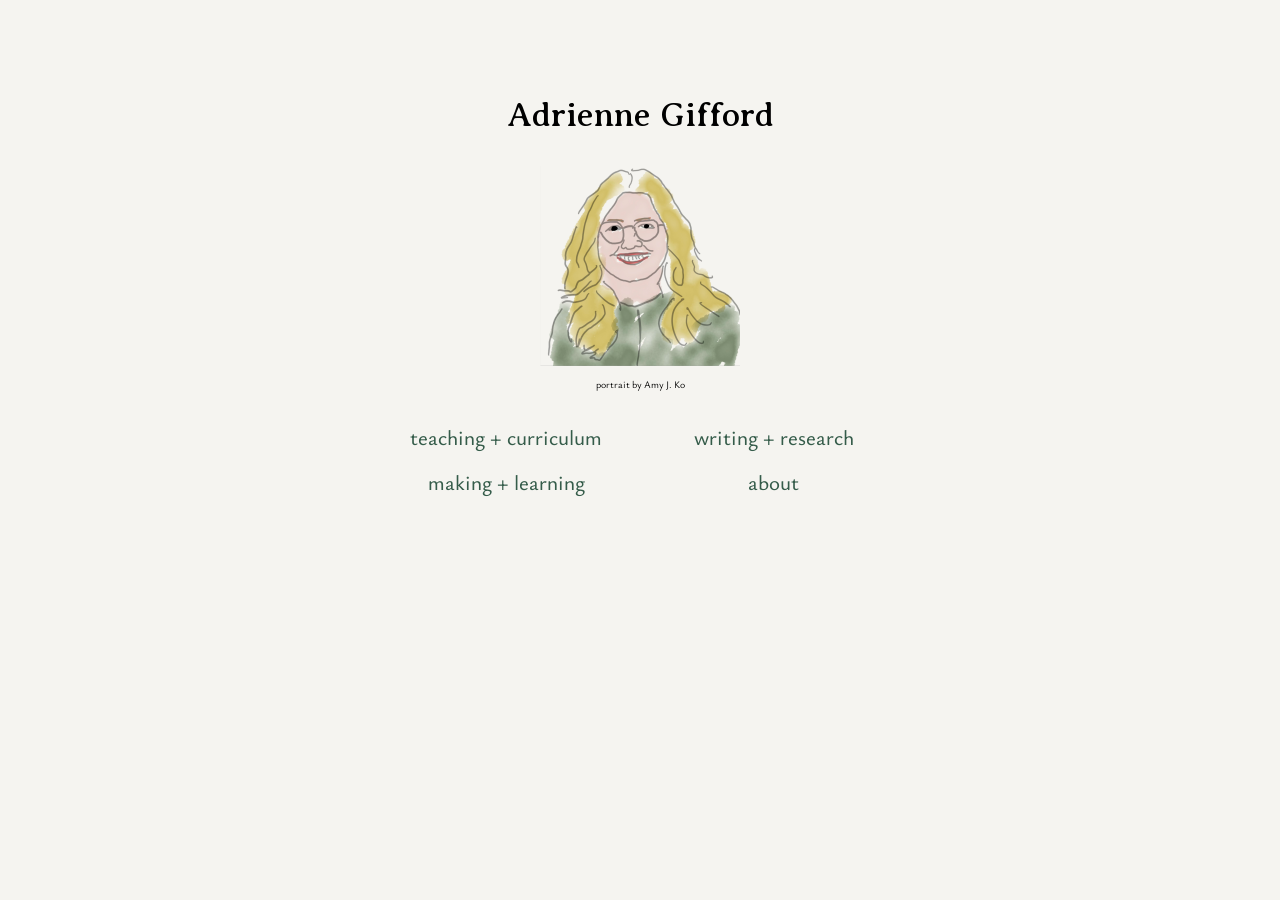
<file: index.html>
<!DOCTYPE html>
<head>
  <meta charset="UTF-8">
  <meta name="viewport" content="width=device-widtch, initial-scale=1.0">
  <title>Adrienne Gifford</title>
  <link rel="preconnect" href="https://fonts.googleapis.com">
  <link rel="preconnect" href="https://fonts.gstatic.com" crossorigin>
  <link href="https://fonts.googleapis.com/css2?family=Averia+Serif+Libre:wght@400;700&family=Ysabeau:ital,wght@0,300;0,400;0,500;0,600;1,400&display=swap" rel="stylesheet">
  <link rel="stylesheet" href="style.css">
</head>

<h1>Adrienne Gifford</h1>

<img src="images/AdriennePortraitbyAmy.png" alt="Hand-drawn portrait of Adrienne, in a green top and wearing glasses, with wavy, shoulder length, light brown/grey hair">
<p class="image-credit">portrait by Amy J. Ko</p>
<nav>
  <a href="teachingcurriculum.html">teaching + curriculum</a>
  <a href="writingresearch.html">writing + research</a>
  <a href="makinglearning.html">making + learning</a>
  <a href="about.html">about</a>
</nav>

</body>
</html>
</file>
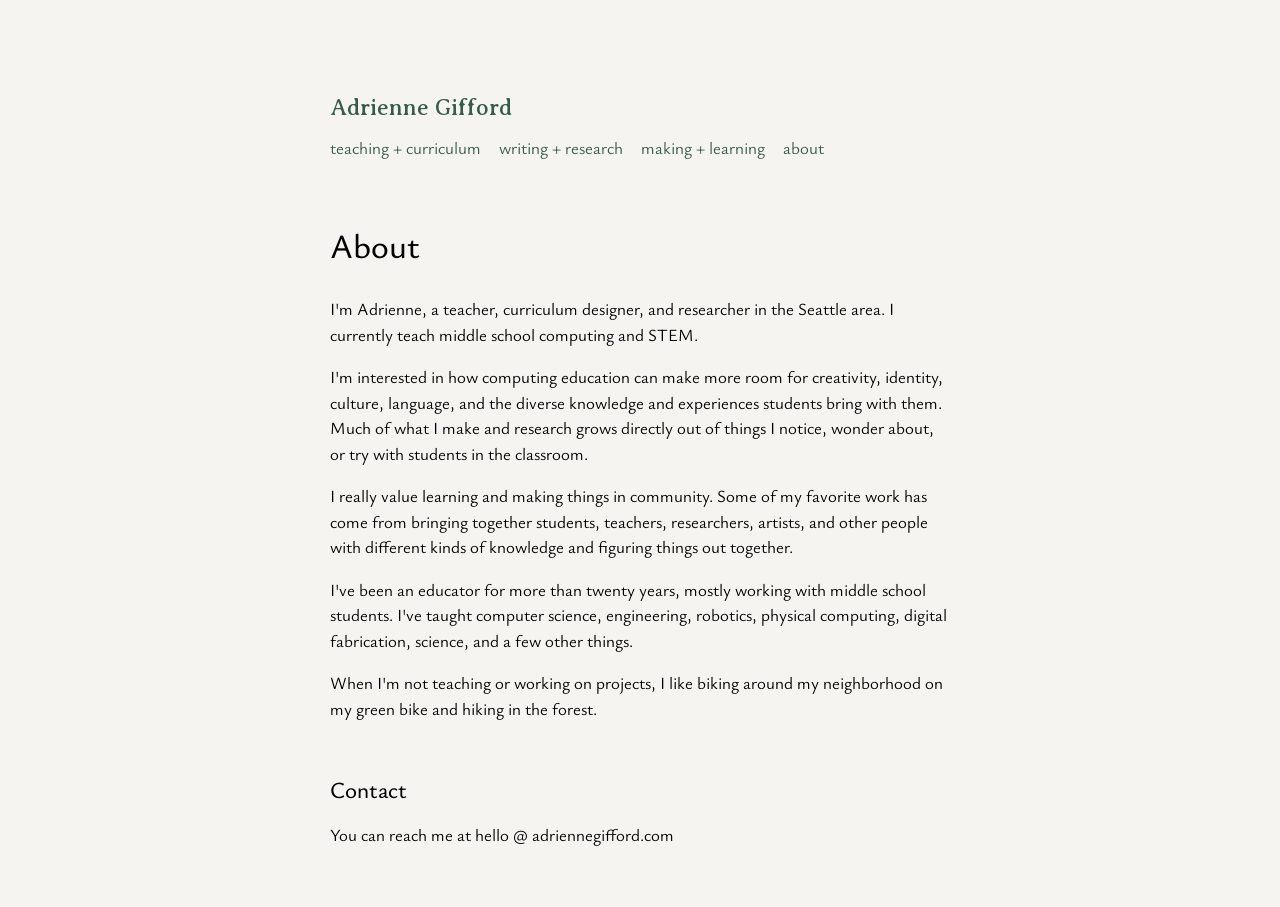
<file: about.html>
<!DOCTYPE html>

<head>
  <meta charset="UTF-8">
  <meta name="viewport" content="width=device-width, initial-scale=1.0">
  <title>About | Adrienne Gifford</title>

  <link rel="preconnect" href="https://fonts.googleapis.com">
  <link rel="preconnect" href="https://fonts.gstatic.com" crossorigin>
  <link href="https://fonts.googleapis.com/css2?family=Averia+Serif+Libre:wght@400;700&family=Ysabeau:ital,wght@0,300;0,400;0,500;0,600;1,400&display=swap" rel="stylesheet">

  <link rel="stylesheet" href="style.css">
</head>

<body class="interior">

  <nav class="interior-nav">
    <a class="home-link" href="index.html">Adrienne Gifford</a>

    <div class="interior-links">
      <a href="teachingcurriculum.html">teaching + curriculum</a>
      <a href="writingresearch.html">writing + research</a>
      <a href="makinglearning.html">making + learning</a>
      <a href="about.html">about</a>
    </div>
  </nav>

  <main>

    <h1>About</h1>

    <p>
      I'm Adrienne, a teacher, curriculum designer, and researcher
      in the Seattle area. I currently teach middle school computing and STEM.
    </p>

    <p>
      I'm interested in how computing education can make more room for
      creativity, identity, culture, language, and the diverse knowledge and 
      experiences students bring with them. Much of what I make and research grows
      directly out of things I notice, wonder about, or try with students
      in the classroom.
    </p>

    <p>
      I really value learning and making things in community. Some of my
      favorite work has come from bringing together students, teachers,
      researchers, artists, and other people with different kinds of
      knowledge and figuring things out together.
    </p>

    <p>
      I've been an educator for more than twenty years, mostly working
      with middle school students. I've taught computer science,
      engineering, robotics, physical computing, digital fabrication,
      science, and a few other things.
    </p>

    <p>
      When I'm not teaching or working on projects, I like biking around my neighborhood
      on my green bike and hiking in the forest.
    </p>

    <section class="contact">
      <h2>Contact</h2>

      <p>
        You can reach me at hello @ adriennegifford.com
      </p>
    </section>

  </main>

</body>
</file>
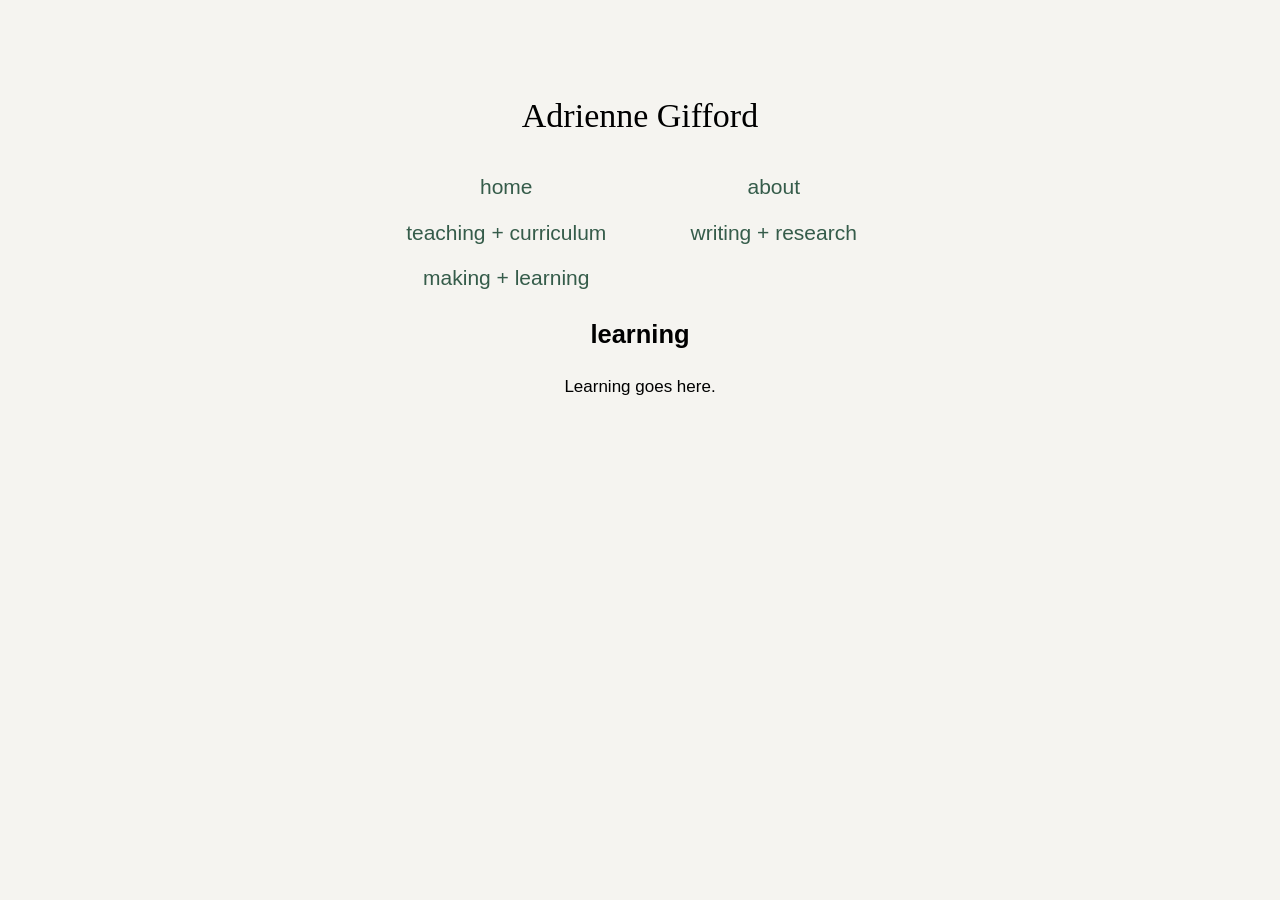
<file: learning.html>
<!DOCTYPE html>

<head>
  <meta charset="UTF-8">
  <meta name="viewport" content="width=device-width, initial-scale=1.0">
  <title>Learning | Adrienne Gifford</title>
  <link rel="stylesheet" href="style.css">
</head>

<body>

  <h1>Adrienne Gifford</h1>

  <nav>
  <a href="index.html">home</a>
  <a href="about.html">about</a>
  <a href="teaching.html">teaching + curriculum</a>
  <a href="research.html">writing + research</a>
  <a href="projects.html">making + learning</a>
  </nav>

  <h2>learning</h2>

  <p>
    Learning goes here.
  </p>

</body>

</html>
</file>
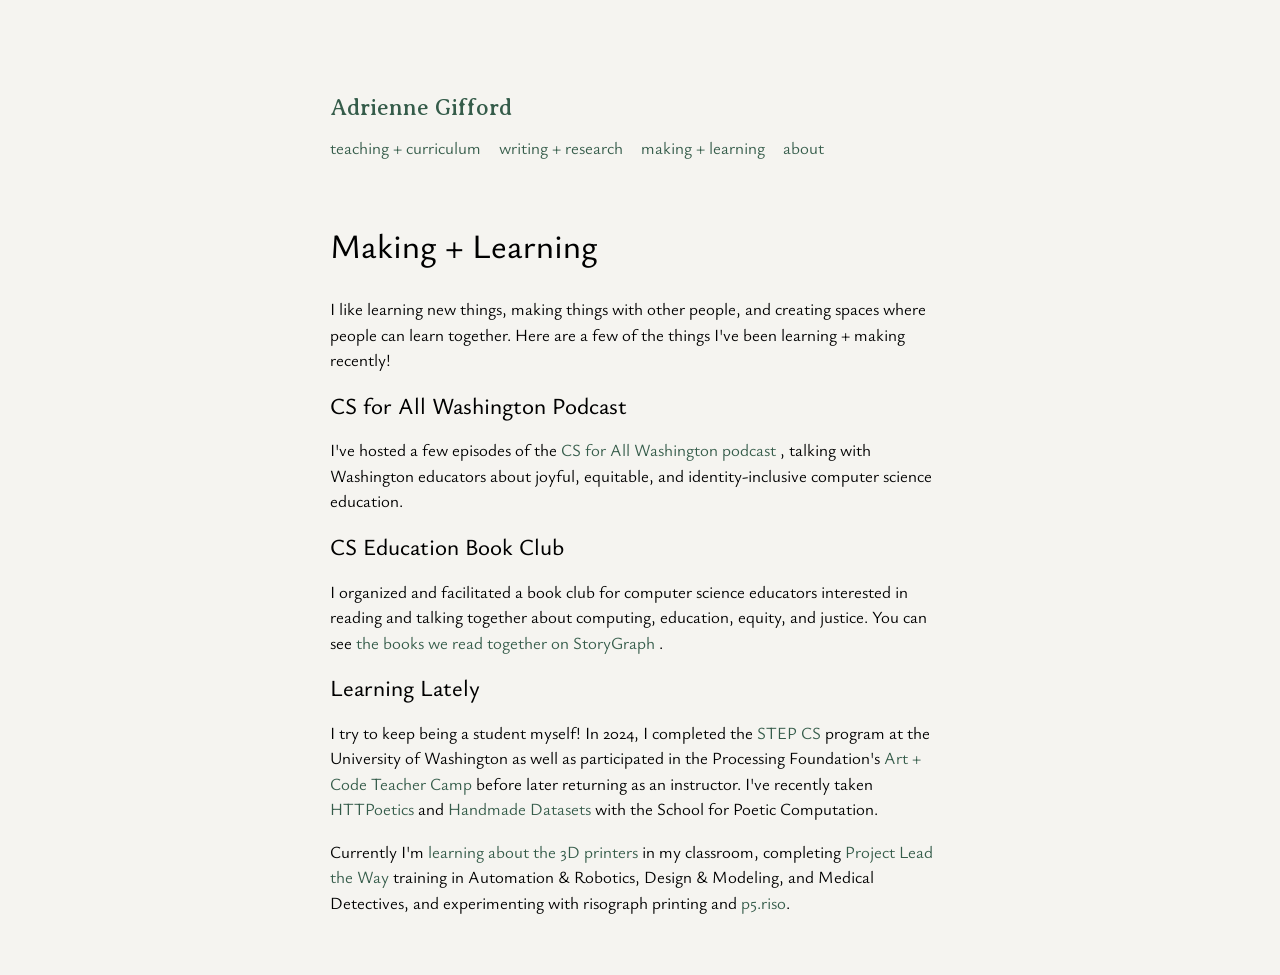
<file: makinglearning.html>
<!DOCTYPE html>

<head>
  <meta charset="UTF-8">
  <meta name="viewport" content="width=device-width, initial-scale=1.0">
  <title>Making + Learning | Adrienne Gifford</title>

  <link rel="preconnect" href="https://fonts.googleapis.com">
  <link rel="preconnect" href="https://fonts.gstatic.com" crossorigin>
  <link href="https://fonts.googleapis.com/css2?family=Averia+Serif+Libre:wght@400;700&family=Ysabeau:ital,wght@0,300;0,400;0,500;0,600;1,400&display=swap" rel="stylesheet">

  <link rel="stylesheet" href="style.css">
</head>

<body class="interior">

  <nav class="interior-nav">
    <a class="home-link" href="index.html">Adrienne Gifford</a>

    <div class="interior-links">
      <a href="teachingcurriculum.html">teaching + curriculum</a>
      <a href="writingresearch.html">writing + research</a>
      <a href="makinglearning.html">making + learning</a>
      <a href="about.html">about</a>
    </div>
  </nav>

  <main>

    <h1>Making + Learning</h1>

    <p class="intro">
      I like learning new things, making things with other people, and
      creating spaces where people can learn together. Here are a few of the things I've been learning + making recently! 
    </p>

    <section class="learning-item">
      <h2>CS for All Washington Podcast</h2>

      <p>
        I've hosted a few episodes of the
        <a href="https://podcasts.apple.com/us/podcast/cs-for-all-washington/id1860416623">
          CS for All Washington podcast
        </a>,
        talking with Washington educators about joyful, equitable, and
        identity-inclusive computer science education.
      </p>
    </section>

    <section class="learning-item">
      <h2>CS Education Book Club</h2>

      <p>
        I organized and facilitated a book club for computer science
        educators interested in reading and talking together about
        computing, education, equity, and justice. You can see
        <a href="https://app.thestorygraph.com/tags/d6683072-cf0f-43aa-89f3-9195a6a105a8">
          the books we read together on StoryGraph
        </a>.
      </p>
    </section>

    <section class="learning-item">
      <h2>Learning Lately</h2>

      <p>
        I try to keep being a student myself! In 2024, I completed the <a href="https://www.computinged.uw.edu/stepcs/">STEP CS</a> program at the University of Washington as well as participated
        in the Processing Foundation's<a href="https://processingfoundation.org/programs/partnerships/art-and-code/"> Art + Code Teacher Camp</a> before later returning as an instructor.
        I've recently taken <a href="https://sfpc.study/sessions/summer-25/httpoetics">HTTPoetics</a> and <a href="https://sfpc.study/sessions/summer-26/handmade-datasets">Handmade Datasets</a> with the School
        for Poetic Computation.
      </p>

      <p>
        Currently I'm <a href="https://3pitech.com/pages/professional-development-overview">learning about the 3D printers</a> in my classroom, completing <a href="https://www.pltw.org/curriculum/pltw-gateway">Project
        Lead the Way</a> training in Automation & Robotics, Design & Modeling,
        and Medical Detectives, and experimenting with risograph printing
        and <a href="https://antiboredom.github.io/p5.riso/">p5.riso</a>.
      </p>
    </section>

  </main>

</body>
</file>
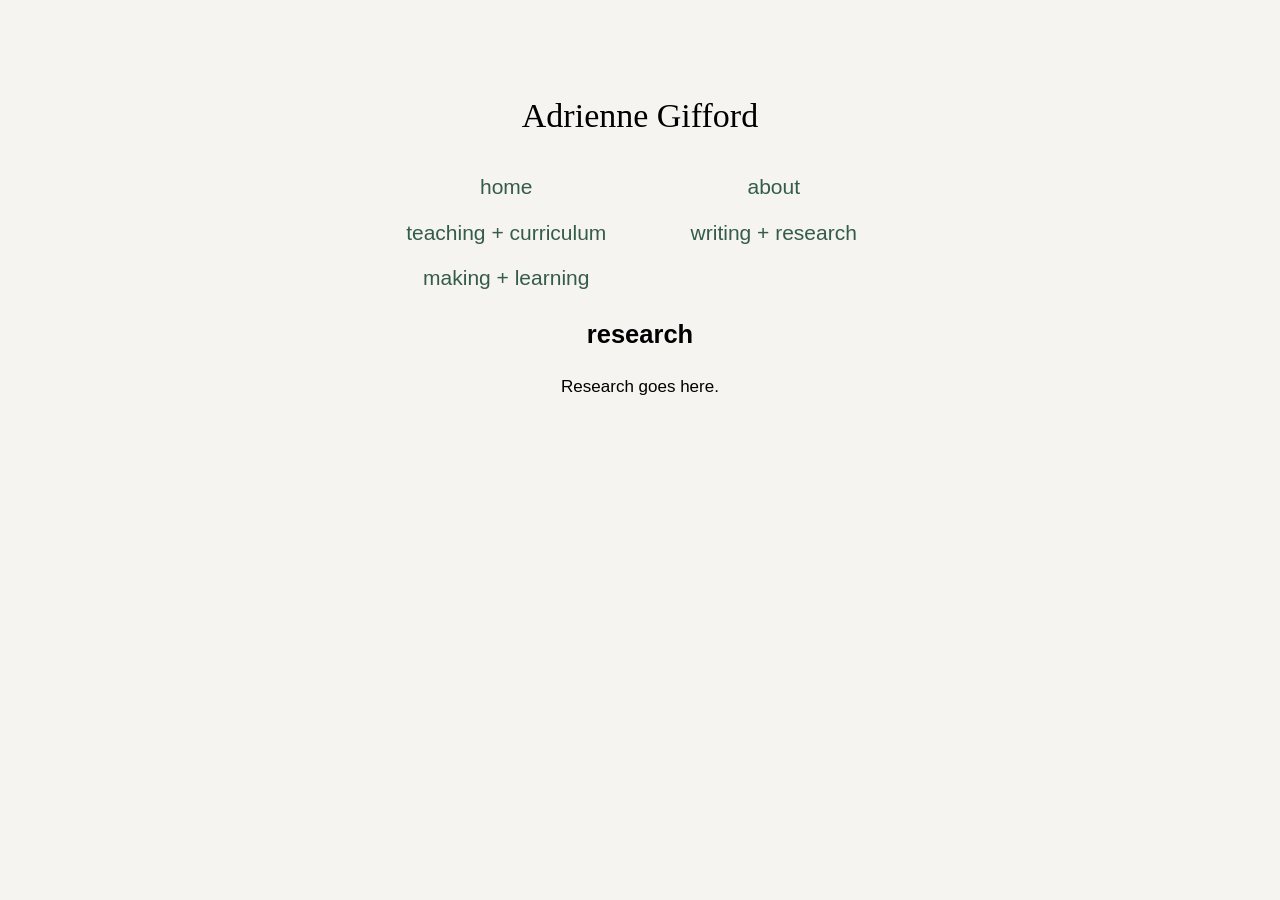
<file: research.html>
<!DOCTYPE html>

<head>
  <meta charset="UTF-8">
  <meta name="viewport" content="width=device-width, initial-scale=1.0">
  <title>Research | Adrienne Gifford</title>
  <link rel="stylesheet" href="style.css">
</head>

<body>

  <h1>Adrienne Gifford</h1>

  <nav>
  <a href="index.html">home</a>
  <a href="about.html">about</a>
  <a href="teaching.html">teaching + curriculum</a>
  <a href="research.html">writing + research</a>
  <a href="projects.html">making + learning</a>
  </nav>

  <h2>research</h2>

  <p>
    Research goes here.
  </p>

</body>

</html>
</file>
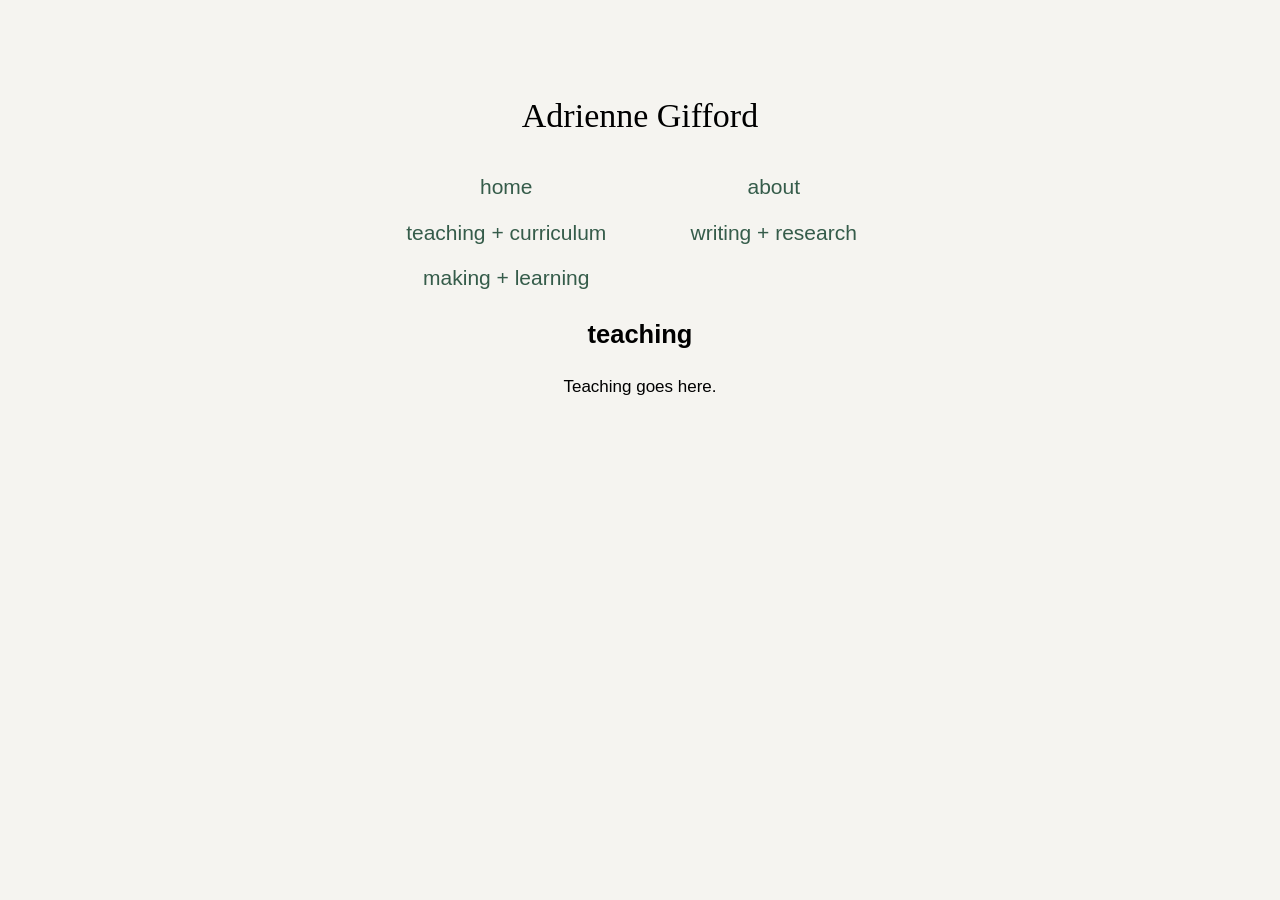
<file: teaching.html>
<!DOCTYPE html>

<head>
  <meta charset="UTF-8">
  <meta name="viewport" content="width=device-width, initial-scale=1.0">
  <title>Teaching | Adrienne Gifford</title>
  <link rel="stylesheet" href="style.css">
</head>

<body>

  <h1>Adrienne Gifford</h1>

  <nav>
     <a href="index.html">home</a>
    <a href="about.html">about</a>
    <a href="teaching.html">teaching + curriculum</a>
    <a href="research.html">writing + research</a>
    <a href="projects.html">making + learning</a>
  </nav>

  <h2>teaching</h2>

  <p>
    Teaching goes here.
  </p>

</body>

</html>
</file>
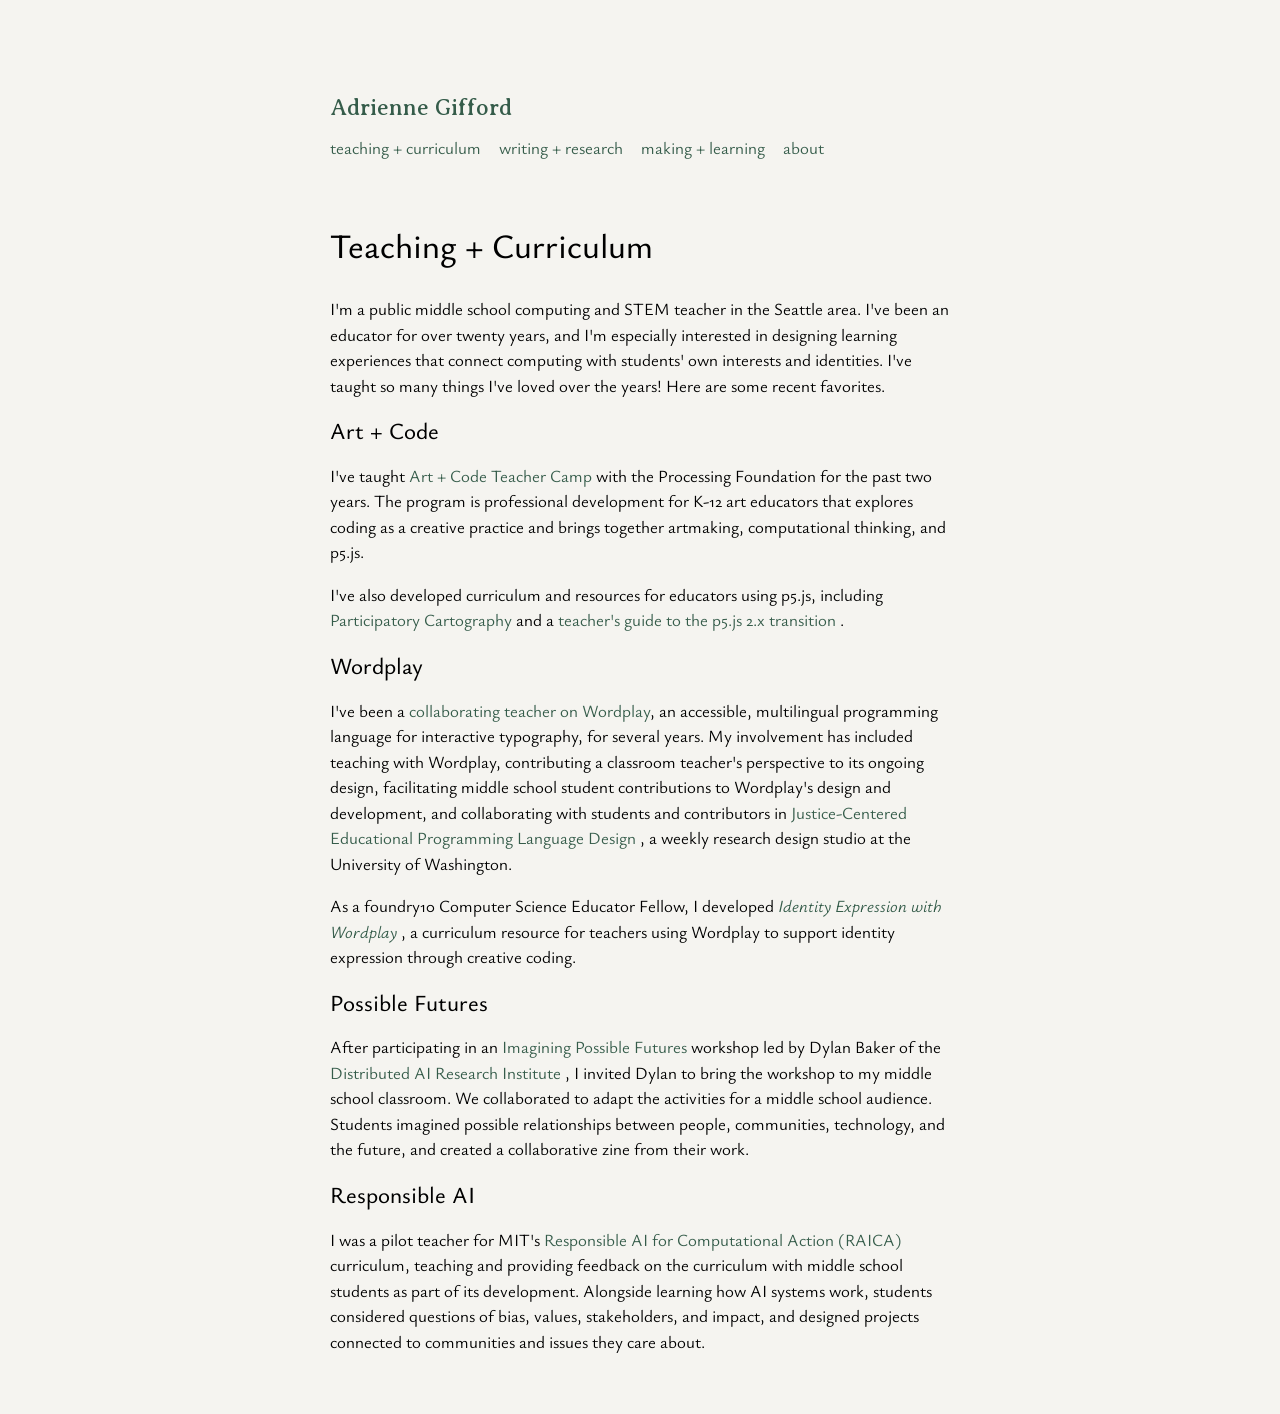
<file: teachingcurriculum.html>
<!DOCTYPE html>

<head>
  <meta charset="UTF-8">
  <meta name="viewport" content="width=device-width, initial-scale=1.0">
  <title>Teaching + Curriculum | Adrienne Gifford</title>

  <link rel="preconnect" href="https://fonts.googleapis.com">
  <link rel="preconnect" href="https://fonts.gstatic.com" crossorigin>
  <link href="https://fonts.googleapis.com/css2?family=Averia+Serif+Libre:wght@400;700&family=Ysabeau:ital,wght@0,300;0,400;0,500;0,600;1,400&display=swap" rel="stylesheet">

  <link rel="stylesheet" href="style.css">
</head>

<body class="interior">

  <nav class="interior-nav">
    <a class="home-link" href="index.html">Adrienne Gifford</a>

    <div class="interior-links">
   <a href="teachingcurriculum.html">teaching + curriculum</a>
  <a href="writingresearch.html">writing + research</a>
  <a href="makinglearning.html">making + learning</a>
  <a href="about.html">about</a>
    </div>
  </nav>

  <main>

    <h1>Teaching + Curriculum</h1>

    <p class="intro">
      I'm a public middle school computing and STEM teacher in the Seattle area.
      I've been an educator for over twenty years, and I'm especially interested
      in designing learning experiences that connect computing with students' own interests and identities. 
      I've taught so many things I've loved over the years! Here are some recent favorites.
    </p>

    <section class="teaching-item">
      <h2>Art + Code</h2>

      <p>
    I've taught <a href="https://processingfoundation.org/programs/partnerships/art-and-code/">
      Art + Code Teacher Camp
    </a> with the Processing Foundation
    for the past two years. The program is professional development for
    K-12 art educators that explores coding as a creative practice and
    brings together artmaking, computational thinking, and p5.js.</p>

  <p>
    I've also developed curriculum and resources for educators using p5.js, including <a href="https://processing.github.io/art-plus-code/participatory-cartography/">
      Participatory Cartography</a> and a <a href="https://p5js.org/tutorials/v2_transition/">
      teacher's guide to the p5.js 2.x transition
    </a>.
  </p>
    </section>

    <section class="teaching-item">
      <h2>Wordplay</h2>

      <p>
        I've been a <a href="https://wordplay.dev/thanks">collaborating teacher on Wordplay</a>,
  an accessible, multilingual programming language for interactive typography, for
  several years.
        My involvement has included teaching with Wordplay, contributing a
        classroom teacher's perspective to its ongoing design, facilitating middle 
        school student contributions to Wordplay's design and development, and
        collaborating with students and contributors in <a href="https://canvas.uw.edu/courses/1863114">
    Justice-Centered Educational Programming Language Design
  </a>, a weekly research design studio at the University of Washington.
      </p>

      <p>
  As a foundry10 Computer Science Educator Fellow, I developed
  <a href="https://s3.us-west-2.amazonaws.com/craft-resource-files/CS-Educator-Fellowship_2026/Identity-Expression-in-CS_Gifford-DiGiovanni_CS-Educator-Fellowship_2026.pdf">
    <em>Identity Expression with Wordplay</em>
  </a>,
  a curriculum resource for teachers using Wordplay to support identity
  expression through creative coding.
</p>

    </section>

    <section class="teaching-item">
      <h2>Possible Futures</h2>

      <p>
        After participating in an <a href="https://dair-institute.org/projects/possible-futures-workshops/">
      Imagining Possible Futures
    </a>workshop led by Dylan Baker of the <a href = "https://dair-institute.org/team/dylan-baker/"> Distributed AI Research
        Institute </a>, I invited Dylan to bring the workshop to my middle school classroom. We collaborated to adapt the activities for a middle school audience. Students imagined possible relationships between people,
        communities, technology, and the future, and created a collaborative
        zine from their work.
      </p>
    
    </section>

    <section class="teaching-item">
      <h2>Responsible AI</h2>

      <p>
    I was a pilot teacher for MIT's  <a href="https://raica.mit.edu/">
      Responsible AI for Computational Action (RAICA)
    </a> curriculum, teaching and providing feedback on the
    curriculum with middle school students as part of its development. Alongside learning how AI systems work, students considered
    questions of bias, values, stakeholders, and impact, and designed
    projects connected to communities and issues they care about.
  </p>

    </section>

  </main>

</body>
</file>
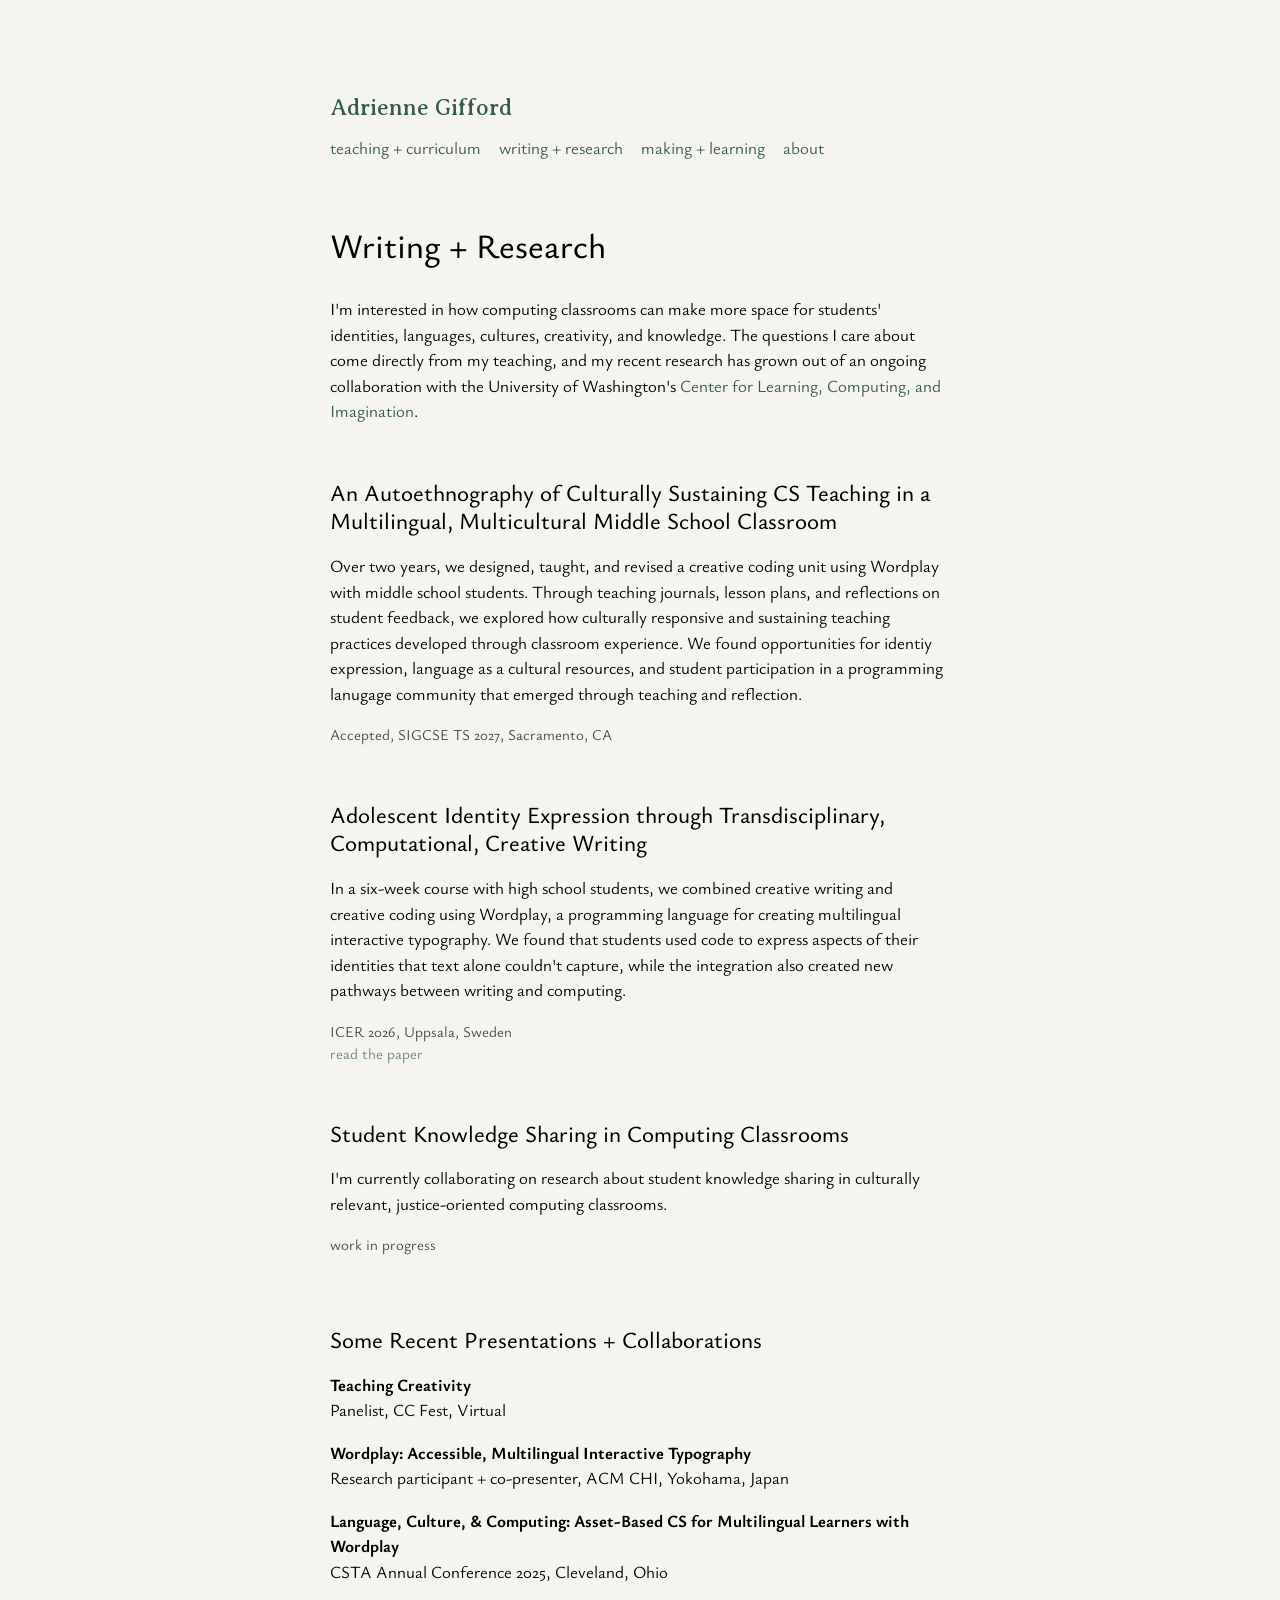
<file: writingresearch.html>
<!DOCTYPE html>

<head>
  <meta charset="UTF-8">
  <meta name="viewport" content="width=device-width, initial-scale=1.0">
  <title>Research | Adrienne Gifford</title>
  <link rel="preconnect" href="https://fonts.googleapis.com">
  <link rel="preconnect" href="https://fonts.gstatic.com" crossorigin>
  <link href="https://fonts.googleapis.com/css2?family=Averia+Serif+Libre:wght@400;700&family=Ysabeau:ital,wght@0,300;0,400;0,500;0,600;1,400&display=swap" rel="stylesheet">

  <link rel="stylesheet" href="style.css">
</head>

  <body class="interior">

  <nav class="interior-nav">
  <a class="home-link" href="index.html">Adrienne Gifford</a>

  <div class="interior-links">
    <a href="teachingcurriculum.html">teaching + curriculum</a>
  <a href="writingresearch.html">writing + research</a>
  <a href="makinglearning.html">making + learning</a>
  <a href="about.html">about</a>
  </div>
</nav>
  <main>
    <h1>Writing + Research</h1>

    <p class="intro">
      I'm interested in how computing classrooms can make more space for
      students' identities, languages, cultures, creativity, and knowledge.
      The questions I care about come directly from my teaching, and my recent research has grown out of an ongoing collaboration
      with the University of Washington's <a href="https://www.computinged.uw.edu/"> Center for Learning, Computing,
      and Imagination</a>.
    </p>

    <section class="research-item">
      <h2>
       An Autoethnography of Culturally Sustaining CS Teaching in a Multilingual, Multicultural Middle School Classroom
      </h2>

      <p>
        Over two years, we designed, taught, and revised a creative coding unit using Wordplay with middle school students. 
        Through teaching journals, lesson plans, and reflections on student feedback, we explored how culturally responsive 
        and sustaining teaching practices developed through classroom experience. We found opportunities for identiy expression,
        language as a cultural resources, and student participation in a programming lanugage community that emerged through 
        teaching and reflection. 
  
      </p>

      <p class="details">
        Accepted, SIGCSE TS 2027, Sacramento, CA<br>
    </section>

    <section class="research-item">
      <h2>
        Adolescent Identity Expression through Transdisciplinary,
        Computational, Creative Writing
      </h2>

      <p>
        In a six-week course with high school students, we combined creative
        writing and creative coding using Wordplay, a programming language
        for creating multilingual interactive typography. We found that
        students used code to express aspects of their identities that text
        alone couldn't capture, while the integration also created new
        pathways between writing and computing.
      </p>

      <p class="details">
        ICER 2026, Uppsala, Sweden<br>
        <a href="https://dl.acm.org/doi/10.1145/3765964.3811642">read the paper</a>
      </p>
    </section>

    <section class="research-item">
      <h2>Student Knowledge Sharing in Computing Classrooms</h2>

      <p>
        I'm currently collaborating on research about student knowledge
        sharing in culturally relevant, justice-oriented computing
        classrooms. 
      </p>

      <p class="details">work in progress</p>
    </section>

    <section class="selected-work">
      <h2>Some Recent Presentations + Collaborations</h2>

       <p>
        <strong>Teaching Creativity</strong><br>
        Panelist, CC Fest, Virtual
      </p>

      <p>
        <strong>Wordplay: Accessible, Multilingual Interactive Typography</strong><br>
        Research participant + co-presenter, ACM CHI, Yokohama, Japan
      </p>

      <p>
        <strong>Language, Culture, & Computing: Asset-Based CS for Multilingual
        Learners with Wordplay</strong><br>
        CSTA Annual Conference 2025, Cleveland, Ohio
      </p>
    </section>

  </main>

</body>
</file>
<file: style.css>
@media (max-width: 500px) {
  body:not(.interior) nav {
    grid-template-columns: 1fr;
    gap: 8px;
  }
}

body{
  max-width: 750px;
  margin: 90px auto 60px;
  padding:0 20px;

  font-family: "Ysabeau", sans-serif;
  font-size: 17px;
  line-height: 1.5;
  background-color: #f5f4f0;
  text-align: center;
}

a{
  color: #355c4a;
  text-decoration: none;
}

a:hover{
  text-decoration: underline;
}

h1{
  font-family: "Averia Serif Libre", serif;
  font-size: 34px;
  font-weight: 400;
  margin-bottom: 25px;
}

.image-credit{
  font-size:10px;
  margin-top: 4px;
}

img{
  max-width: 200px;
  width: 100%;
  height: auto;
}

nav {
  margin: 30px auto 0;
  max-width: 500px;
  display: grid;
  grid-template-columns: 1fr 1fr;
  gap: 14px 35px;
}

nav a {
  font-size: 21px;
  font-weight: 500;
  text-decoration: none;
}

.interior main{
  max-width: 620px;
  margin: 0 auto;
  text-align: left;
}

.research-item{
  margin-top: 55px;
}

.selected-work, .earlier-work{
  margin-top: 70px;
}

.interior h1 {
  font-family: "Ysabeau", sans-serif;
  font-weight: 500;
}
.interior h2{
  font-family: "Ysabeau", sans-serif;
  font-size: 23px;
  font-weight: 500;
  line-height: 1.25;
  margin-bottom: 12px;
}

.details{
  font-size: 15px;
  opacity: 0.7;
  margin-top: 10px;
}
.interior .interior-nav {
  display: block;
  max-width: 620px;
  margin: 0 auto 60px;
  text-align: left;
}

.interior .home-link {
  display: block;
  font-family: "Averia Serif Libre", serif;
  font-size: 23px;
  font-weight: 400;
  margin-bottom: 10px;
}

.interior .interior-links {
  display: flex;
  flex-wrap: wrap;
  gap: 4px 18px;
}

.interior .interior-links a {
  font-family: "Ysabeau", sans-serif;
  font-size: 17px;
  font-weight: 400;
}

.contact {
  margin-top: 55px;
}
</file>
